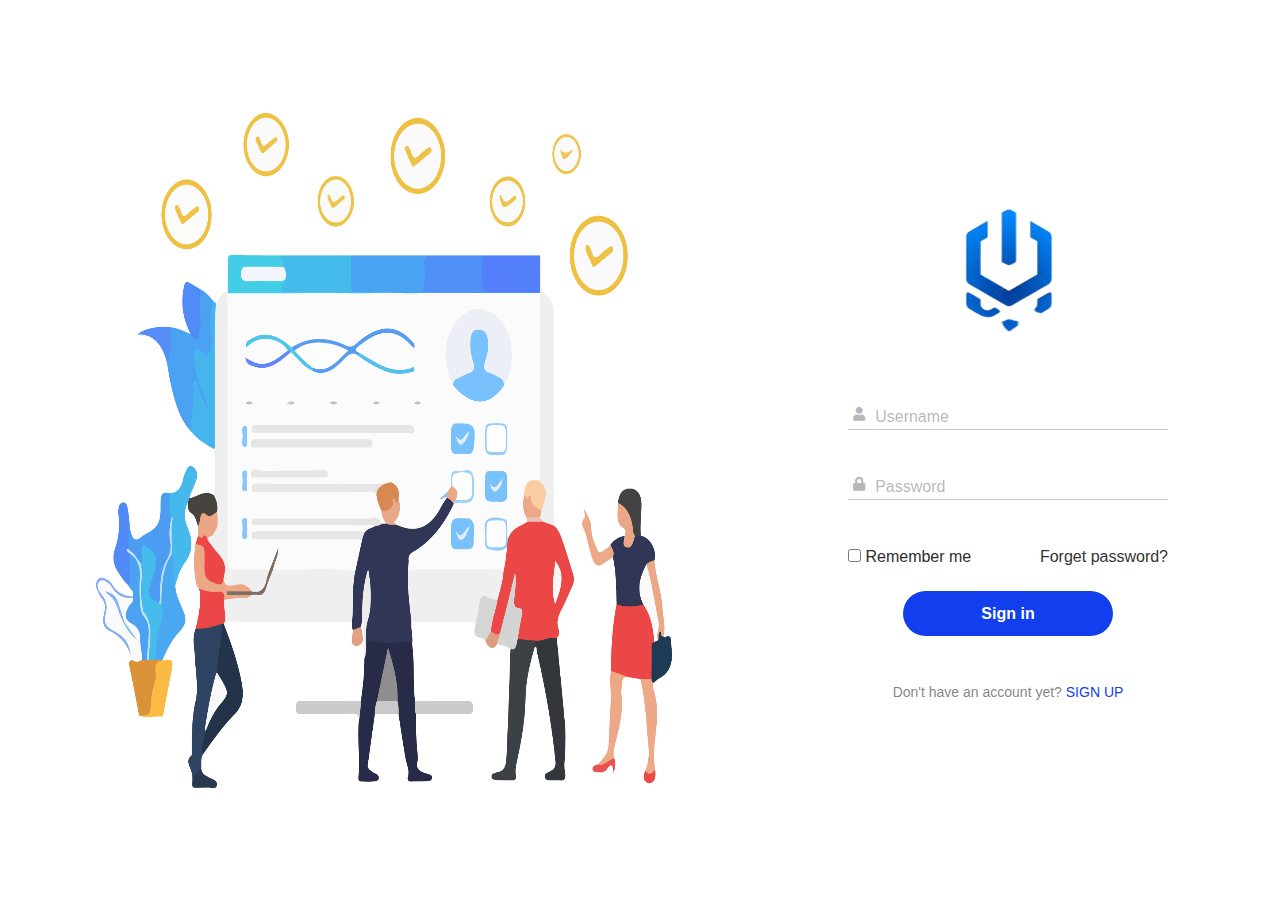
<file: index.html>
<!DOCTYPE html>
<html lang="en">

<head>
    <meta charset="UTF-8">
    <meta name="viewport" content="width=device-width, initial-scale=1.0">
    <meta http-equiv="X-UA-Compatible" content="ie=edge">
    <title id="title">teamValid | Sign in</title>
    <link rel="stylesheet" href="styles/font-awesome/css/all.min.css">
    <link rel="stylesheet" href="styles/style.css">
</head>

<body>
    <div class="container">
        <!-- image on the left side of the sign-in and sign up page -->
        <div class="big-image">
            <img src="img/signup-design.png" alt="img">
        </div>
        <!-- Sign-in form section -->
        <div class="form-section">
            <div class="the-forms" id="the-forms">
        <!-- Sign-in form -->
                <form action="" id="sign-in-form" class="sign-in-form">
                    <img src="img/logo.svg" alt="logo-image">
                    <div class="form-group">
                        <i class="fas fa-user fa-sm  "></i>
                        <input type="text" name="username" id="username" required>
                        <label for="username">Username</label>
                    </div>
                    <div class="form-group">
                        <i class="fas fa-lock fa-sm  "></i>
                        <input type="password" name="signin-password" id="signin-password" required>
                        <label for="signin-password">Password</label>
                    </div>
                    <div class="rem-me-and-forget-password">
                        <div class="c-remember-me">
                                <input type="checkbox" name="remember-me" id="remember-me">
                                <label for="remember-me">Remember me</label>
                        </div>
                        <a href="#">Forget password?</a>
                    </div>
                    <button type="submit">Sign in</button>
        <!-- Link to sign-up form -->
                    <p>Don't have an account yet? <a href="#sign-up-form-link" id="sign-up-form-link">SIGN UP</a></p>
        <!-- Sign-up form  -->
                </form>
        <!-- Sign-up form section -->
                <form action="" id="sign-up-form" class="sign-up-form">
        <!-- Sign-up form heading and sub-heading -->
                    <h2 class="signup-form-heading">SIGN UP</h2>
                    <p class="signup-form-subheading">It’s free and only takes a minute</p>
                    <div class="form-group">
                        <i class="fas fa-user fa-sm  "></i>
                        <input type="text" name="signup-username" id="signup-username" required>
                        <label for="signup-username">Username</label>
                    </div>
                    <div class="form-group">
                        <i class="fas fa-envelope fa-sm  "></i>
                        <input type="text" name="email" id="email" required>
                        <label for="email">Email</label>
                    </div>
                    <div class="form-group">
                        <i class="fas fa-user-lock fa-sm  "></i>
                        <input type="password" name="signup-password" id="signup-password" required>
                        <label for="signup-password">Enter password</label>
                    </div>
                    <div class="form-group">
                            <i class="fas fa-user-lock fa-sm  "></i>
                        <input type="password" name="signup-confirm-password" id="signup-confirm-password" required>
                        <label for="signup-confirm-password">Confirm Password</label>
                    </div>
        <!-- Privacy Policy and Terms & Condition -->
                    <p class=terms-and-con>
                        By clicking the sign up button you agree to our <a href="#">Terms & Conditions</a> and <a href="#">Privacy Policy</a>
                    </p>
        <!-- Sign-up button -->
                    <button type="submit">Sign up</button>
                    <p>Already have an account? <a href="#sign-in-form" id="sign-in-form-link">Log in</a></p>
                </form>
            </div>
        </div>
    </div>
<!-- Link to the JavaScript file  -->
    <script src="scripts/app.js"></script>
</body>

</html>
</file>
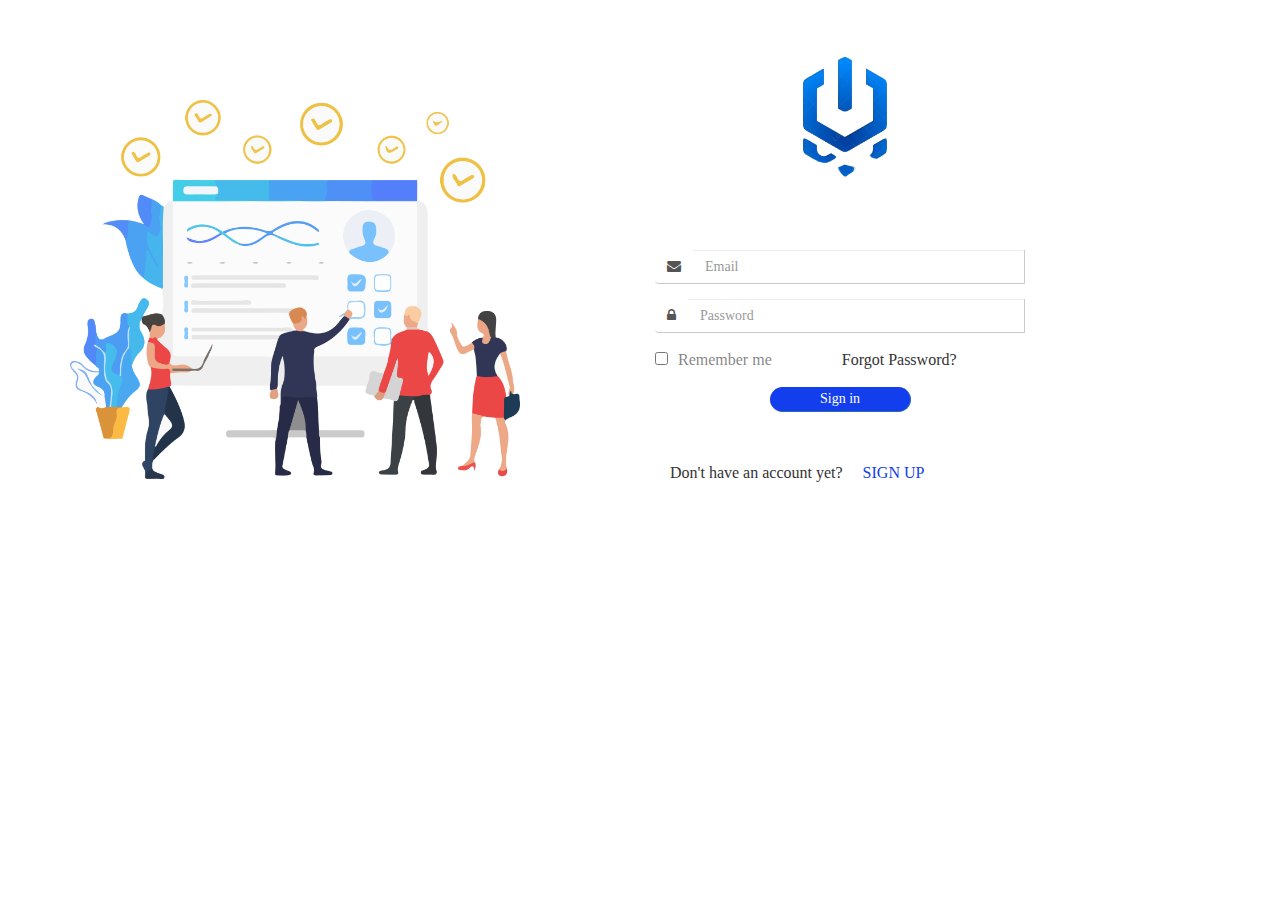
<file: mmhimhi-login.html>
<!DOCTYPE html>
<html lang="en">
<html>
<head>
	<!-- Required meta tags -->
    <meta charset="utf-8">
    <meta name="viewport" content="width=device-width, initial-scale=1, shrink-to-fit=no">

    <!-- Bootstrap CSS -->
    <!-- <link rel="stylesheet" href="https://stackpath.bootstrapcdn.com/bootstrap/4.3.1/css/bootstrap.min.css" integrity="sha384-ggOyR0iXCbMQv3Xipma34MD+dH/1fQ784/j6cY/iJTQUOhcWr7x9JvoRxT2MZw1T" crossorigin="anonymous"> -->
    <!-- Latest compiled and minified CSS -->
<link rel="stylesheet" href="https://stackpath.bootstrapcdn.com/bootstrap/3.4.1/css/bootstrap.min.css" integrity="sha384-HSMxcRTRxnN+Bdg0JdbxYKrThecOKuH5zCYotlSAcp1+c8xmyTe9GYg1l9a69psu" crossorigin="anonymous">
    <link rel="stylesheet" href="https://stackpath.bootstrapcdn.com/font-awesome/4.7.0/css/font-awesome.min.css">
    <link rel="stylesheet" type="text/css" href="style.css">
	<title> mmhimhi-login-page</title>
</head>
<body>
	<div class="container">
		<div class="row">
			<div class="col-md-6">
				<div class="picture-design"></div>
			</div>

			<div class="col-md-6">
				<div class="col-md-8">
					<div class="logo"></div>
					
					<div class="col">
						<form class="form-horizontal">
							<div class="form-group">

								<div class="input-group">
									<div class="input-group-addon"><i class="fa fa-envelope"></i></div>
									<input type="email" name="email" placeholder="Email" class="form-control">
								</div>
							</div>

							<div class="form-group">
								<div class="input-group">
									<div class="input-group-addon"><i class="fa fa-lock"></i></div>
									<input type="password" name="email" placeholder="Password" class="form-control">
								</div>
							</div>

							<div class="form-group">
								<div class="input-group">
									<input type="checkbox"><span class="remember">Remember me</span>
									<span>Forgot Password?</span>
								</div>
							</div>

							<input type="submit" name="" value="Sign in" class="btn btn-primary sign text-center">
							
						</form>

						Don't have an account yet? &nbsp &nbsp <a>SIGN UP</a>					</div>

				</div>
					
			</div>
		</div>
	</div>

</body>
</html>
</file>
<file: styles/style.css>
*{
    box-sizing: border-box;
    padding: 0;
    margin: 0;
    transition: .5s;
}
body,
html{
    color: #2D2D2D;
    width: 100%;
    height: 100%;
    scroll-behavior: smooth;
    font-family: Nunito, sans-serif;
}

a{
    color: #2D2D2D;
    text-decoration: none;
}

.container{
    width: 100%;
    height: 100%;
    display: flex;
    margin: auto;
}

.big-image {
    width: 60%;
    display: flex;
    justify-content: flex-start;
    align-items: center;
}

.big-image img{
    width: 75%;
    height: 75%;
    margin: auto;
}

.form-section{
    display: flex;
    flex-direction: column;
    justify-content: center;
    align-items: center;
    padding: 0 5rem;
}

.form-section img{
    width: 140px;
    height: 140px;
    margin-bottom: 1rem;
}

.form-section .the-forms{
    display: flex;
    overflow-x: hidden;
    max-width: 320px;
}

.form-section .the-forms::-webkit-scrollbar{

}


.form-section .the-forms .sign-in-form{
    text-align: center;
}

.form-section .the-forms .sign-up-form{
    text-align: center;
}

.form-section .the-forms .sign-up-form .signup-form-heading{
    font-weight: 900;
    font-size: 30px;
}

.form-section .the-forms .sign-up-form .signup-form-sunheading{
    font-weight: 600;
    font-size: 20px;
}



.animation-signin-out{
    transform: translateX(-320px);
}

.animation-signin-in{
    transition-delay: .7s;
    transform: translateX(0);
}


.animation-signup-out{
    transform: translateX(0px);
}

.animation-signup-in{
    transition-delay: .7s;
    transform: translateX(-320px);
}


.the-forms .form-group{
    display: block;
    position: relative;
}

.the-forms .form-group input{
    display: block;
    border: none;
    border-bottom: 1px solid rgba(0, 0, 0, 0.2);
    width: 320px;
    padding: 0.1rem 1.5rem;
    padding-left: 1.7rem;
    margin: 3rem auto;
    font-size: 16px;
}

.the-forms .sign-up-form .form-group input:first-child{

}



/* Restyle for user-agent autofill style */

input:-internal-autofill-selected {
    background-color: transparent !important;
    background-image: none !important;
}

.the-forms .form-group input:focus,
.the-forms .form-group input:active{
    outline: none;
}

.the-forms .form-group input:focus ~ label,
.the-forms .form-group input:valid ~ label {
    font-size: 12px;
    top: -20px;
    color: #123EED;
}

.the-forms .form-group label,
.the-forms .form-group i {
    display: block;
    position: absolute;
    top: -2px;
    left: 0;
    color: rgba(0, 0, 0, 0.3);
}

.the-forms .form-group label{
    left: 1.7rem;
    font-style: normal;
    font-weight: 400;
    font-size: 16px;
    line-height: 22px;
}

.the-forms .form-group i {
    left: 0.3rem;
    top: -1px;
}

.the-forms .rem-me-and-forget-password{
    display: flex;
    justify-content: space-between;
}



.the-forms .rem-me-and-forget-password a {
    color: #333333;
}

.the-forms button{
    margin: auto;
    padding: 0.5rem 1rem;
    border-radius: 3px;
    border: none;
    background-color: #123EED;
    color: white;
    margin: auto;
    width: 210px;
    height: 45px;
    cursor: pointer;
    border-radius: 70px;  
    font-weight: bold;
    font-size: 16px; 
}

.the-forms .sign-in-form button{
    margin-top: 1.6rem;
}

.the-forms .sign-up-form button{
    margin-top: 1rem;
    margin-bottom: 1rem;
}

#signup-confirm-password{
    margin-bottom: 1rem; 
}

.the-forms .sign-in-form button ~ p{
    margin-top: 3rem;
    color: rgba(0, 0, 0, 0.5);
}

button ~ p{
    font-size: 14px;
}

button ~ p>a{
    color: #123EED;
}

.terms-and-con{
    text-align: start;
    color: rgba(0, 0, 0, 0.5);
    font-size: 14px;
}

.terms-and-con a{
    color: rgb(52, 160, 231);
    font-size: 14px;
}

/* Responsive Style */

@media (max-width: 530px){
    .big-image{
        width: 0;
    }
    .the-forms{
        margin-top: 2rem;
    }
    .form-section .the-forms{
        max-width: 250px;
    }
    .the-forms .form-group input{
        width: 250px;
    }
    .the-forms .sign-in-form button ~ p {
        margin-right: 0.6rem;
    }
}

@media (max-width: 768px){
    .big-image{
        width: 100%;
        height: 39%;
        margin-top: 335px;
    }
    .the-forms{
        margin-top: 9rem;
    }
    .form-section .the-forms{
        max-width: 250px;
    }
    .the-forms .form-group input{
        width: 250px;
    }
}

@media (max-width: 1024px){
    .big-image{
        width: 100%;
        height: 50%;
        margin-top: 345px;
    }
    .the-forms{
        margin-top: 9rem;
    }
    .form-section .the-forms{
        max-width: 250px;
    }
    .the-forms .form-group input{
        width: 250px;
    }
}
</file>
<file: style.css>
body{
	font-family: verdana;
	font-size: 16px;
	
}
.picture-design{
	background-image: url("valid.png");
	height: 500px;
	background-size: 450px;
	background-repeat: no-repeat;	
	margin-top: 100px;
}
.logo{
	background-image: url("valid2.png");
	height: 180px;
	background-size: 350px;
	background-repeat: no-repeat;
	/*width: 80%;*/
	margin-bottom: 70px;

}

.input-group{
	text-shadow: 0px !important;
}

input{
	border-top: 0px !important;
	border-left: 0px !important;
	border-radius: 0px !important;
}

.input-group-addon{
	border-top: 0px !important;
	background-color: transparent;
	border: 0px;
	border-bottom: 1px solid #ccc;
}

span{
	margin-left: 70px;
}

.remember{
	margin-left: 10px;
	color: rgba(0, 0, 0, 0.5);
}

.sign{
	border-radius: 30px !important;
	padding: 2px 50px;
	margin: auto 100px;
}

.btn-primary{
	background-color: #123EED !important;
}

form{
	margin-bottom: 50px;
}

a{
	color: #123EED !important;
	
}
</file>
